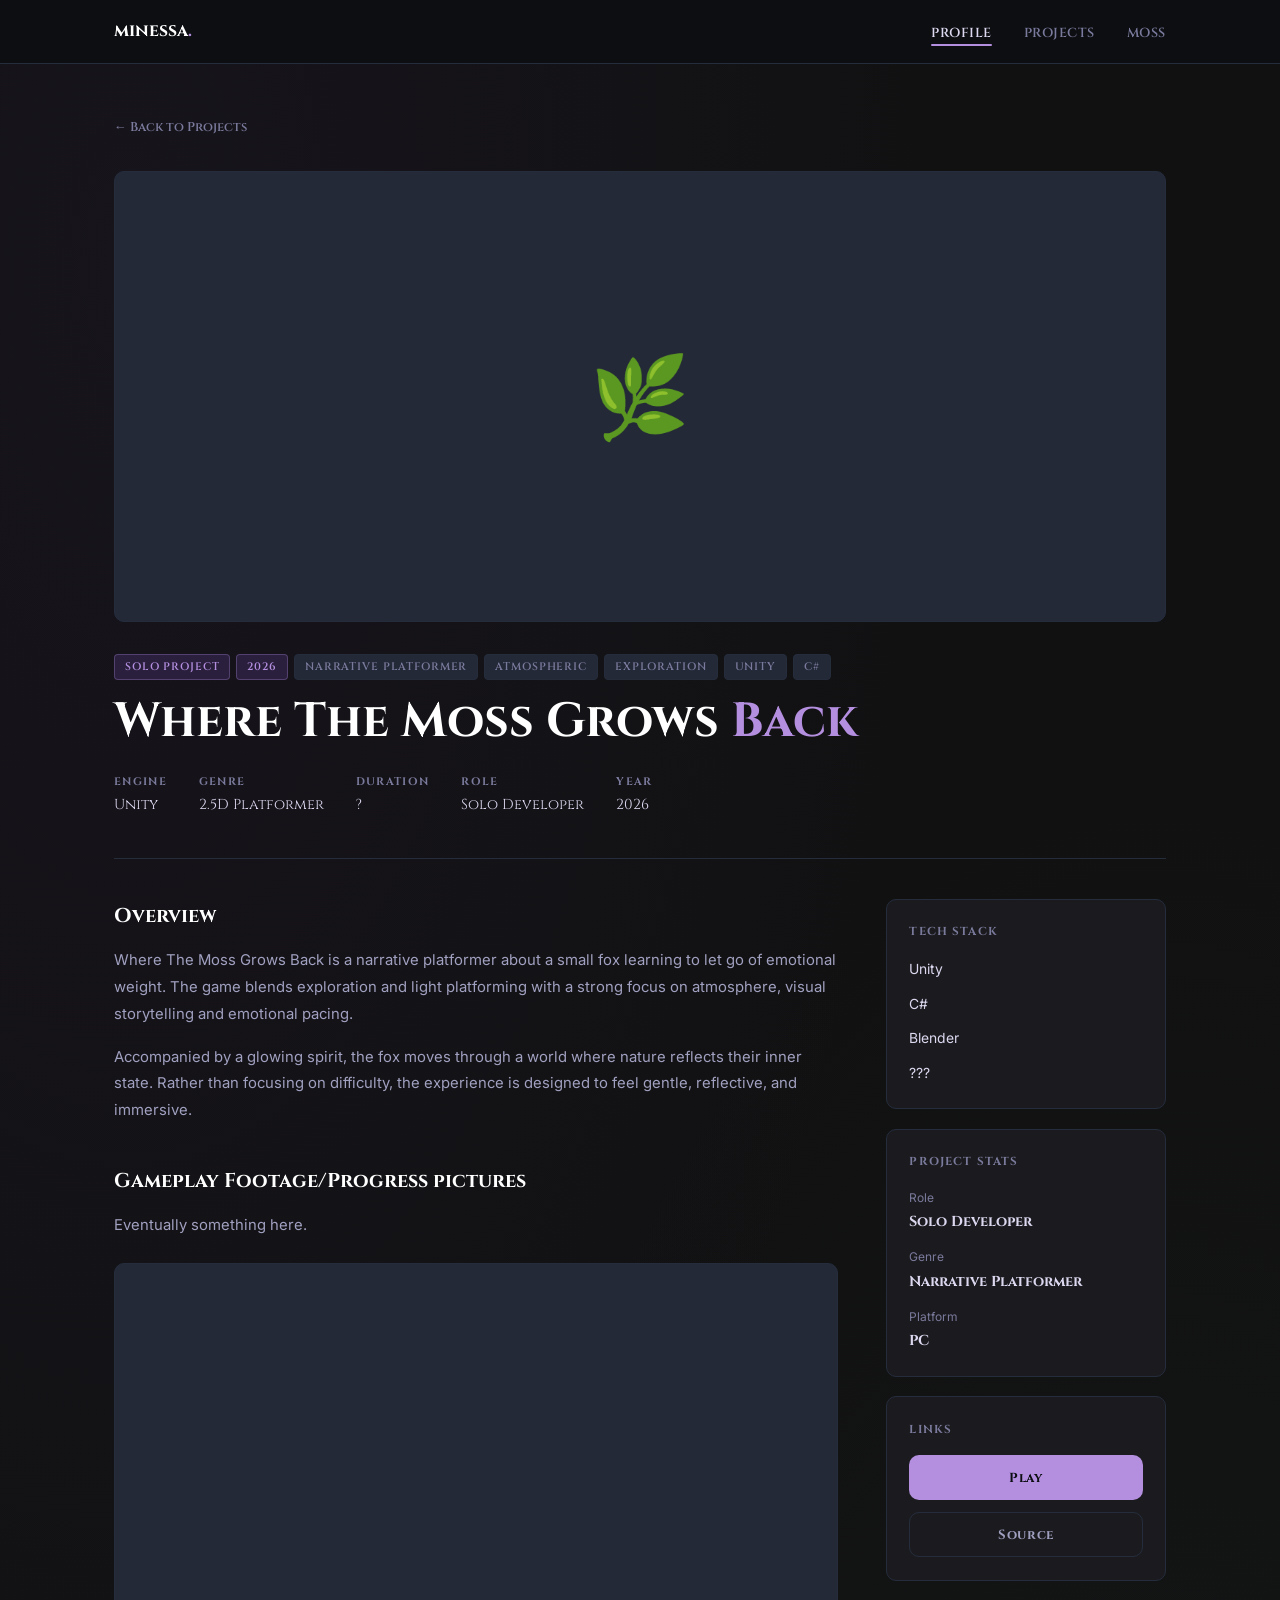
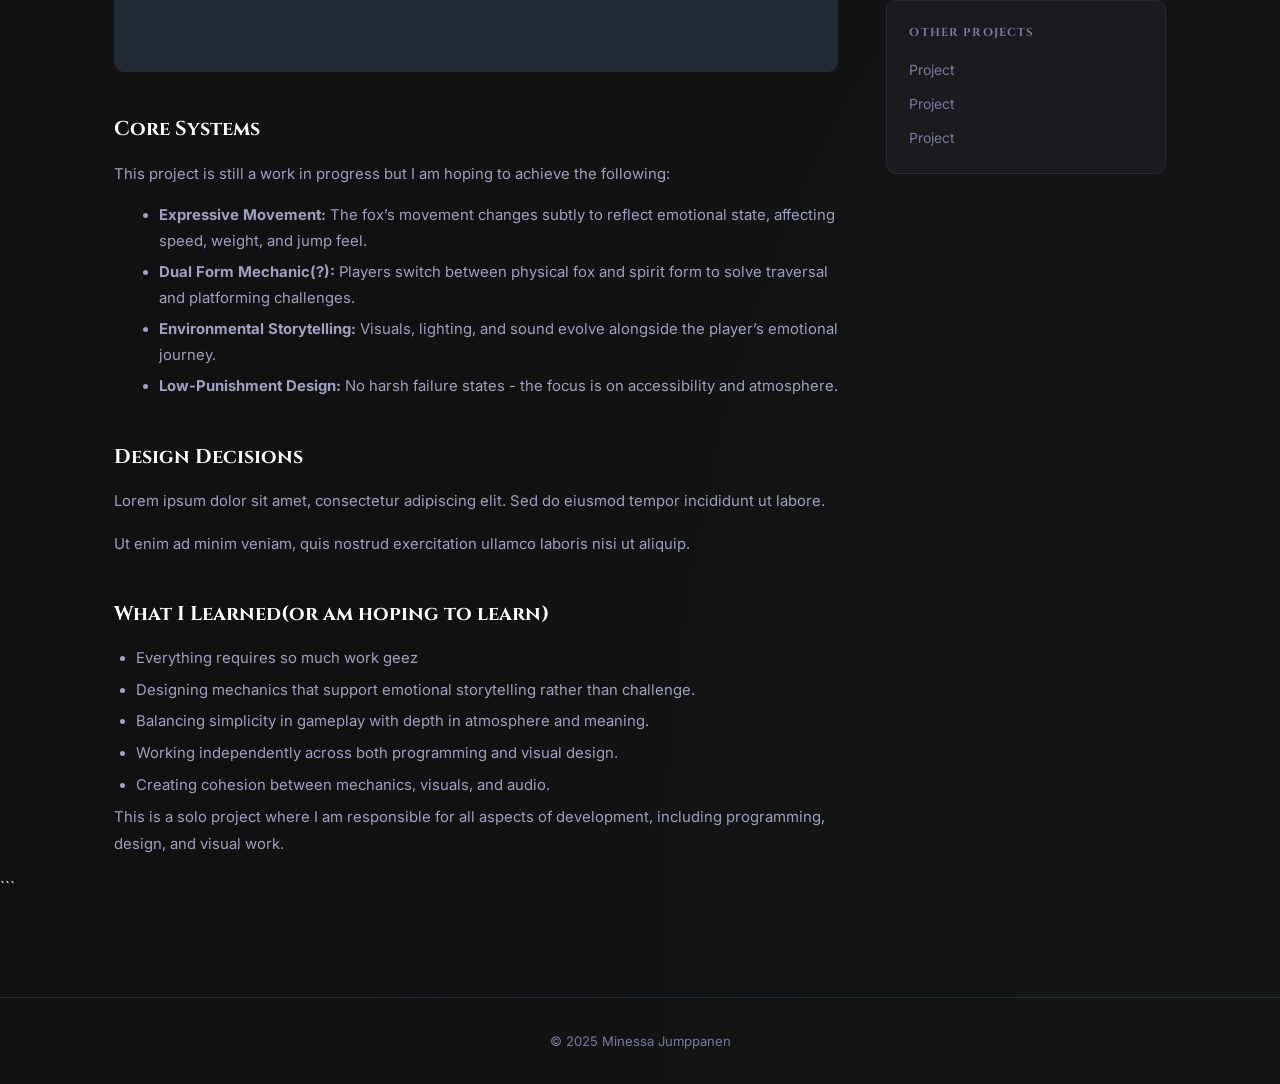
<file: project-detail.html>
<!DOCTYPE html>

<html lang="en">
<head>
    <meta charset="UTF-8" />
    <meta name="viewport" content="width=device-width, initial-scale=1.0" />
    <title>Where The Moss Grows Back – Minessa Jumppanen</title>
    <link rel="stylesheet" href="css/style.css" />
</head>
<body>

    <!-- navbar -->

    <nav class="nav">
        <div class="nav__inner">

            <!-- logo -->
            <a href="index.html" class="nav__logo">
                <span class="nav__logo-fallback">
                    minessa<span>.</span>
                </span>
            </a>

            <!-- links -->
            <ul class="nav__links">
                <li><a href="index.html" class="active">Profile</a></li>
                <li><a href="projects.html">Projects</a></li>
                <li><a href="project-detail.html">MOSS</a></li>
            </ul>

            <!-- burger (needed for JS) -->
            <button class="nav__burger" id="burger" aria-label="Toggle menu">
                <span></span><span></span><span></span>
            </button>

        </div>
    </nav>

    <!-- mobile nav (also needed for JS) -->
    <nav class="nav__mobile" id="mobileNav">
        <a href="index.html" class="active">Profile</a>
        <a href="projects.html">Projects</a>
        <a href="project-detail.html">MOSS</a>
    </nav>
    <main class="page">
        <div class="container">

            <a href="projects.html" class="back">← Back to Projects</a>

            <!-- banner -->
            <div class="banner">🌿</div>

            <!-- tags -->
            <div class="tags">
                <span class="tag tag-accent">Solo Project</span>
                <span class="tag tag-accent">2026</span>
                <span class="tag">Narrative Platformer</span>
                <span class="tag">Atmospheric</span>
                <span class="tag">Exploration</span>
                <span class="tag">Unity</span>
                <span class="tag">C#</span>
            </div>

            <!-- title -->
            <h1 style="font-family:var(--font-head);font-size:clamp(1.9rem,4vw,3rem);font-weight:700;color:#fff;margin:1rem 0 0.5rem;line-height:1.1;">
                Where The Moss Grows <span style="color:var(--accent);">Back</span>
            </h1>

            <!-- meta -->
            <div class="meta">
                <div class="meta__item"><div class="meta__key">Engine</div><div class="meta__val">Unity</div></div>
                <div class="meta__item"><div class="meta__key">Genre</div><div class="meta__val">2.5D Platformer</div></div>
                <div class="meta__item"><div class="meta__key">Duration</div><div class="meta__val">?</div></div>
                <div class="meta__item"><div class="meta__key">Role</div><div class="meta__val">Solo Developer</div></div>
                <div class="meta__item"><div class="meta__key">Year</div><div class="meta__val">2026</div></div>
            </div>

            <hr />

            <div class="body-grid">

                <!-- main content -->
                <article class="article">

                    <h2>Overview</h2>
                    <p>
                        Where The Moss Grows Back is a narrative platformer about a small fox learning to let go of emotional weight.
                        The game blends exploration and light platforming with a strong focus on atmosphere, visual storytelling and emotional pacing.
                    </p>

                    <p>
                        Accompanied by a glowing spirit, the fox moves through a world where nature reflects their inner state.
                        Rather than focusing on difficulty, the experience is designed to feel gentle, reflective, and immersive.
                    </p>

                    <h2>Gameplay Footage/Progress pictures</h2>
                    <p>Eventually something here.</p>

                    <div class="video-wrap">
                        <iframe src=""
                                title="Gameplay footage"
                                allowfullscreen>
                        </iframe>
                    </div>

                    <h2>Core Systems</h2>
                    <p>This project is still a work in progress but I am hoping to achieve the following:</p>
                    <ul>
                        <ul>
                            <li><strong>Expressive Movement:</strong> The fox’s movement changes subtly to reflect emotional state, affecting speed, weight, and jump feel.</li>
                            <li><strong>Dual Form Mechanic(?):</strong> Players switch between physical fox and spirit form to solve traversal and platforming challenges.</li>
                            <li><strong>Environmental Storytelling:</strong> Visuals, lighting, and sound evolve alongside the player’s emotional journey.</li>
                            <li><strong>Low-Punishment Design:</strong> No harsh failure states - the focus is on accessibility and atmosphere.</li>
                        </ul>
                    </ul>

                    <h2>Design Decisions</h2>
                    <p>Lorem ipsum dolor sit amet, consectetur adipiscing elit. Sed do eiusmod tempor incididunt ut labore.</p>
                    <p>Ut enim ad minim veniam, quis nostrud exercitation ullamco laboris nisi ut aliquip.</p>

                    <h2>What I Learned(or am hoping to learn)</h2>
                    <ul>
                        <li>Everything requires so much work geez</li>
                        <li>Designing mechanics that support emotional storytelling rather than challenge.</li>
                        <li>Balancing simplicity in gameplay with depth in atmosphere and meaning.</li>
                        <li>Working independently across both programming and visual design.</li>
                        <li>Creating cohesion between mechanics, visuals, and audio.</li>
                    </ul>

          <p>
              This is a solo project where I am responsible for all aspects of development, including programming, design, and visual work.
          </p>

      </article>

    <!-- sidebar -->
    <aside class="sidebar">

        <div class="sidebar-box">
    <h3>Tech Stack</h3>
    <div class="sidebar-row"><span>Unity</span></div>
    <div class="sidebar-row"><span>C#</span></div>
    <div class="sidebar-row"><span>Blender</span></div>
    <div class="sidebar-row"><span>???</span></div>
        </div>

        <div class="sidebar-box">
            <h3>Project Stats</h3>
            <div class="sidebar-stat"><div class="sidebar-stat__label">Role</div><div class="sidebar-stat__val">Solo Developer</div></div>
            <div class="sidebar-stat"><div class="sidebar-stat__label">Genre</div><div class="sidebar-stat__val">Narrative Platformer</div></div>
            <div class="sidebar-stat"><div class="sidebar-stat__label">Platform</div><div class="sidebar-stat__val">PC</div></div>
        </div>

      <div class="sidebar-box">
        <h3>Links</h3>
        <div class="btn-block">
          <a href="#" class="btn btn-primary">Play</a>
          <a href="#" class="btn btn-outline">Source</a>
        </div>
      </div>

      <div class="sidebar-box">
        <h3>Other Projects</h3>
        <a href="projects.html" class="sidebar-link">Project</a>
        <a href="projects.html" class="sidebar-link">Project</a>
        <a href="projects.html" class="sidebar-link">Project</a>
      </div>

    </aside>
  </div>

</div>
```

  </main>

  <!-- footer -->

  <footer>
    <div class="container">
      <p>© 2025 Minessa Jumppanen</p>
    </div>
  </footer>

  <!-- burger script -->

  <script>
    const burger = document.getElementById('burger');
    const mobileNav = document.getElementById('mobileNav');
    burger.addEventListener('click', () => {
      burger.classList.toggle('open');
      mobileNav.classList.toggle('open');
    });
  </script>

</body>
</html>
</file>
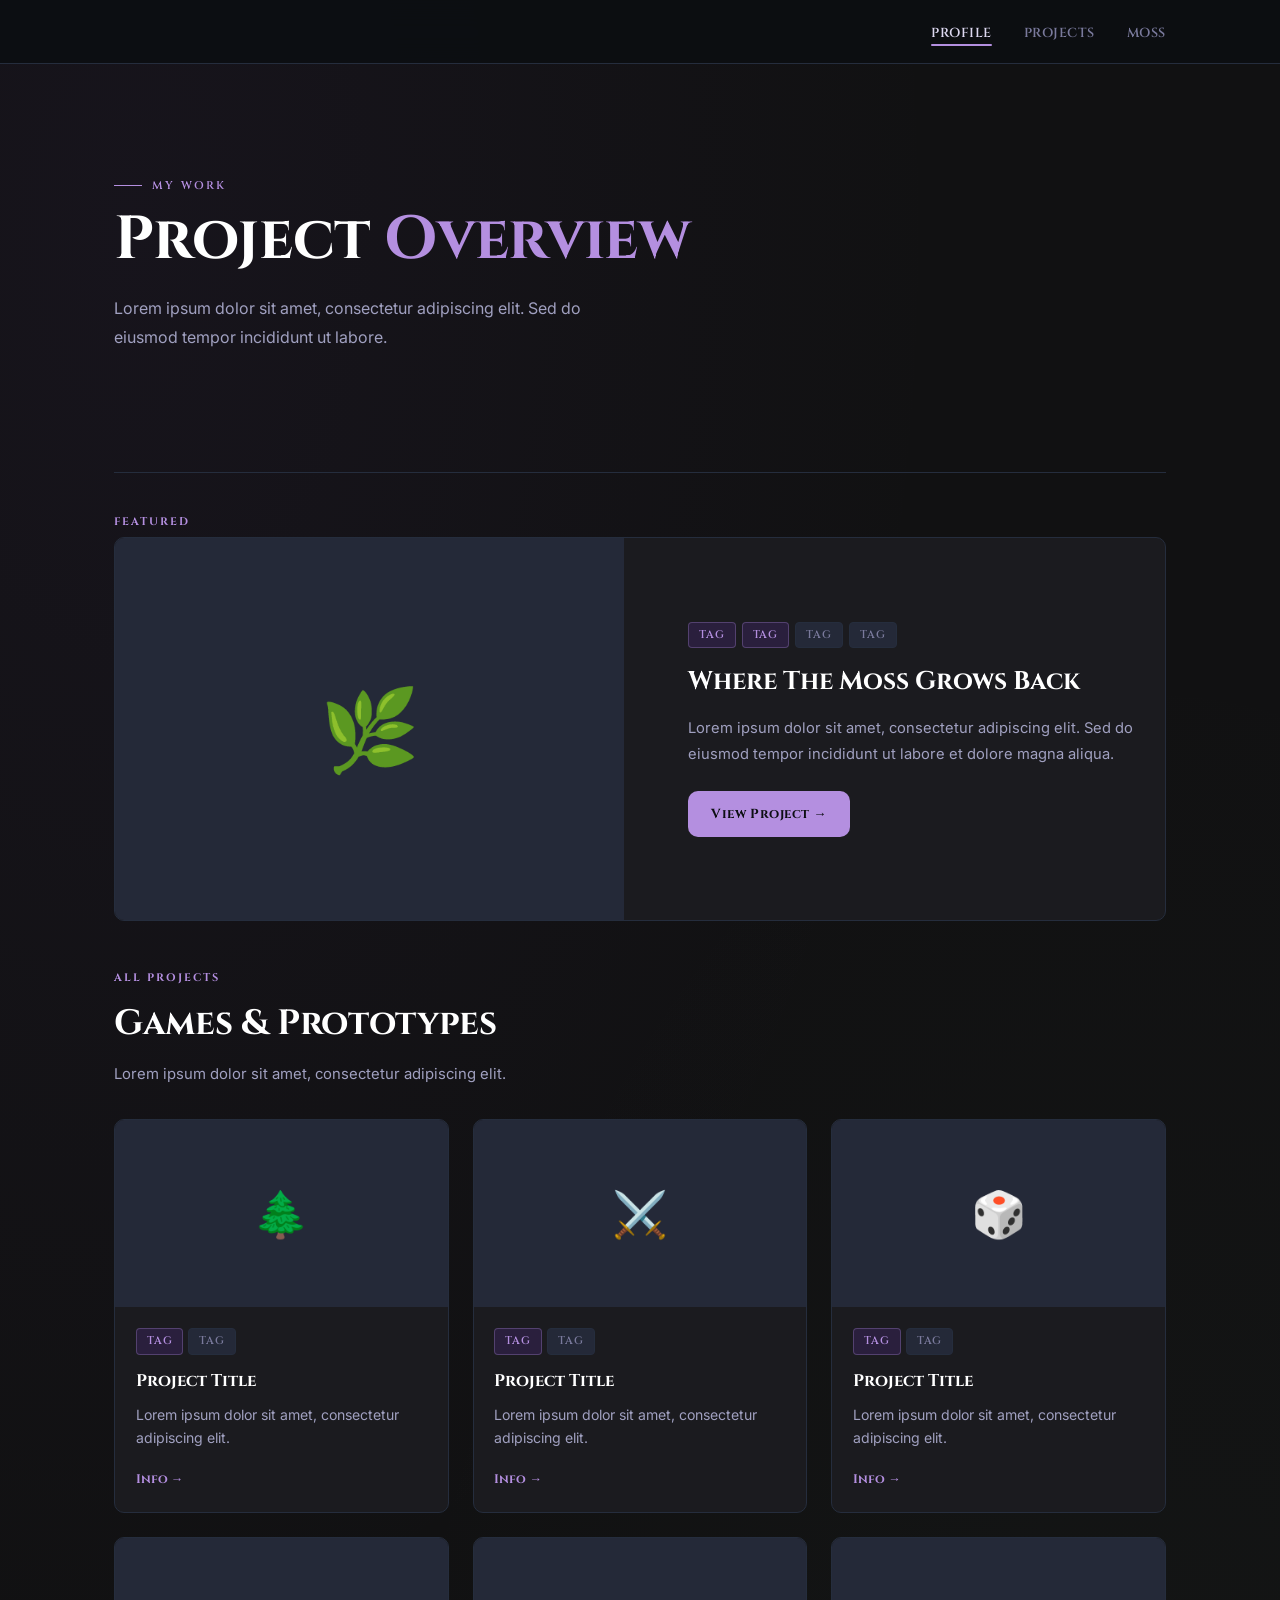
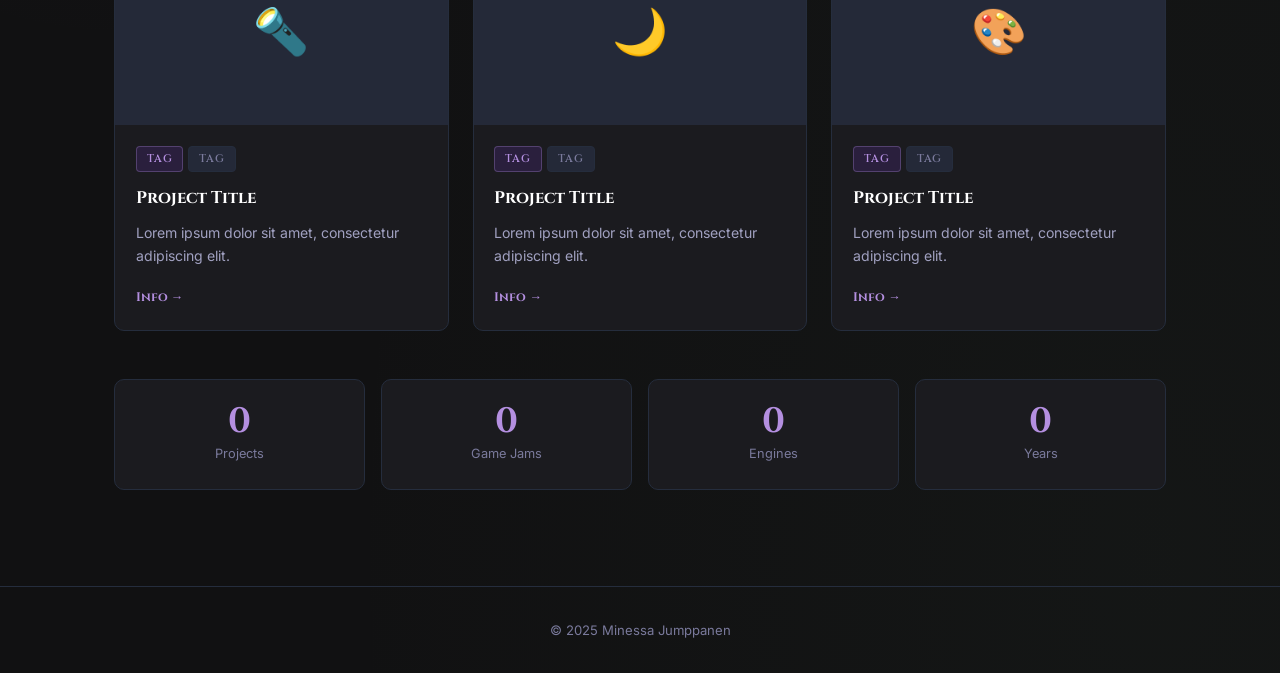
<file: projects.html>
<!DOCTYPE html>

<html lang="en">
<head>
  <meta charset="UTF-8" />
  <meta name="viewport" content="width=device-width, initial-scale=1.0" />
  <title>Projects</title>
  <link rel="icon" type="image/png" href="images/moon_favicon.png">

  <!-- main css -->

  <link rel="stylesheet" href="css/style.css" />
</head>
<body>

  <!-- navbar -->

  <nav class="nav">
    <div class="nav__inner">
  <!-- logo, if image dies we fallback to text -->
  <a href="index.html" class="nav__logo">
    <span class="nav__logo-fallback" style="display:none;">
      minessa<span>.</span>
    </span>
  </a>

  <!-- nav links -->
  <ul class="nav__links">
    <li><a href="index.html" class="active">Profile</a></li>
    <li><a href="projects.html">Projects</a></li>
    <li><a href="project-detail.html">MOSS</a></li>
  </ul>

  </nav>

  <main class="page">
    <div class="container">
    
    <!-- mobile nav (also needed for JS) -->
<nav class="nav__mobile" id="mobileNav">
  <a href="index.html" class="active">Profile</a>
  <a href="projects.html">Projects</a>
  <a href="project-detail.html">MOSS</a>
</nav>

  <!-- top section -->
  <section class="hero">
    <p class="hero__label">My Work</p>
    <h1 class="hero__title">Project <em>Overview</em></h1>
    <p class="hero__sub">
      Lorem ipsum dolor sit amet, consectetur adipiscing elit. Sed do eiusmod tempor incididunt ut labore.
    </p>
  </section>

  <hr />

  <!-- featured -->
  <section>
    <p class="s-label">Featured</p>

    <div class="featured">
      <div class="featured__thumb">🌿</div>

      <div class="featured__body">
        <div class="tags">
          <span class="tag tag-accent">Tag</span>
          <span class="tag tag-accent">Tag</span>
          <span class="tag">Tag</span>
          <span class="tag">Tag</span>
        </div>

        <h2 class="featured__title">Where The Moss Grows Back</h2>

        <p class="featured__desc">
          Lorem ipsum dolor sit amet, consectetur adipiscing elit. Sed do eiusmod tempor incididunt ut labore et dolore magna aliqua.
        </p>

        <a href="project-detail.html" class="btn btn-primary">View Project →</a>
      </div>
    </div>
  </section>

  <!-- grid -->
  <section>
    <p class="s-label">All Projects</p>
    <h2 class="s-title">Games &amp; Prototypes</h2>
    <p class="s-intro">Lorem ipsum dolor sit amet, consectetur adipiscing elit.</p>

    <div class="grid-3">

      <div class="card">
        <div class="card__thumb">🌲</div>
        <div class="card__body">
          <div class="card__tags">
            <span class="tag tag-accent">Tag</span>
            <span class="tag">Tag</span>
          </div>
          <h3 class="card__title">Project Title</h3>
          <p class="card__desc">Lorem ipsum dolor sit amet, consectetur adipiscing elit.</p>
          <span class="card__link">Info →</span>
        </div>
      </div>

      <div class="card">
        <div class="card__thumb">⚔️</div>
        <div class="card__body">
          <div class="card__tags">
            <span class="tag tag-accent">Tag</span>
            <span class="tag">Tag</span>
          </div>
          <h3 class="card__title">Project Title</h3>
          <p class="card__desc">Lorem ipsum dolor sit amet, consectetur adipiscing elit.</p>
          <span class="card__link">Info →</span>
        </div>
      </div>

      <div class="card">
        <div class="card__thumb">🎲</div>
        <div class="card__body">
          <div class="card__tags">
            <span class="tag tag-accent">Tag</span>
            <span class="tag">Tag</span>
          </div>
          <h3 class="card__title">Project Title</h3>
          <p class="card__desc">Lorem ipsum dolor sit amet, consectetur adipiscing elit.</p>
          <span class="card__link">Info →</span>
        </div>
      </div>

      <div class="card">
        <div class="card__thumb">🔦</div>
        <div class="card__body">
          <div class="card__tags">
            <span class="tag tag-accent">Tag</span>
            <span class="tag">Tag</span>
          </div>
          <h3 class="card__title">Project Title</h3>
          <p class="card__desc">Lorem ipsum dolor sit amet, consectetur adipiscing elit.</p>
          <span class="card__link">Info →</span>
        </div>
      </div>

      <div class="card">
        <div class="card__thumb">🌙</div>
        <div class="card__body">
          <div class="card__tags">
            <span class="tag tag-accent">Tag</span>
            <span class="tag">Tag</span>
          </div>
          <h3 class="card__title">Project Title</h3>
          <p class="card__desc">Lorem ipsum dolor sit amet, consectetur adipiscing elit.</p>
          <span class="card__link">Info →</span>
        </div>
      </div>

      <div class="card">
        <div class="card__thumb">🎨</div>
        <div class="card__body">
          <div class="card__tags">
            <span class="tag tag-accent">Tag</span>
            <span class="tag">Tag</span>
          </div>
          <h3 class="card__title">Project Title</h3>
          <p class="card__desc">Lorem ipsum dolor sit amet, consectetur adipiscing elit.</p>
          <span class="card__link">Info →</span>
        </div>
      </div>

    </div>
  </section>

  <!-- stats -->
  <div class="stats">
    <div class="stat"><div class="stat__num">0</div><div class="stat__label">Projects</div></div>
    <div class="stat"><div class="stat__num">0</div><div class="stat__label">Game Jams</div></div>
    <div class="stat"><div class="stat__num">0</div><div class="stat__label">Engines</div></div>
    <div class="stat"><div class="stat__num">0</div><div class="stat__label">Years</div></div>
  </div>

</div>

  </main>

  <!-- footer -->

  <footer>
    <div class="container">
      <p>© 2025 Minessa Jumppanen</p>
    </div>
  </footer>

  <!-- burger script -->

  <script>
    const burger = document.getElementById('burger');
    const mobileNav = document.getElementById('mobileNav');
    burger.addEventListener('click', () => {
      burger.classList.toggle('open');
      mobileNav.classList.toggle('open');
    });
  </script>

</body>
</html>
</file>
<file: css/style.css>
@import url('https://fonts.googleapis.com/css2?family=Cinzel:wght@400;600;700&family=Inter:wght@300;400;500&display=swap');

*, *::before, *::after { box-sizing: border-box; margin: 0; padding: 0; }
html { scroll-behavior: smooth; }

:root {
  --bg:         #111112;
  --bg-2:       #1b1b1f;
  --bg-3:       #242938;
  --border:     #252d3d;
  --accent:     #b48fe0;
  --accent-dim: #2a1f3d;
  --text:       #ddd8f0;
  --text-muted: #7a7a9c;
  --text-dim:   #a0a0c0;
  --font-head:  'Cinzel', serif;
  --font-body:  'Inter', sans-serif;
  --radius:     10px;
  --nav-h:      64px;
  --max-w:      1100px;
  --ease:       0.22s ease;
}

body {
  background: var(--bg);
  color: var(--text);
  font-family: var(--font-body);
  font-size: 16px;
  line-height: 1.7;
  min-height: 100vh;
  background-image:
    radial-gradient(ellipse at 10% 10%, rgba(100,60,160,0.07) 0%, transparent 50%),
    radial-gradient(ellipse at 90% 95%, rgba(80,120,90,0.05) 0%, transparent 50%);
}

img { display: block; max-width: 100%; }
a { color: inherit; text-decoration: none; }
ul { list-style: none; }
p { color: var(--text-dim); }

.container { max-width: var(--max-w); margin: 0 auto; padding: 0 1.5rem; }

/* ── NAVIGATION ── */
.nav {
  position: fixed; top: 0; left: 0; right: 0;
  height: var(--nav-h);
  background: rgba(12,14,18,0.88);
  backdrop-filter: blur(14px);
  border-bottom: 1px solid var(--border);
  z-index: 100;
  display: flex;
  align-items: center;
}
.nav__inner {
  display: flex; align-items: center; justify-content: space-between;
  width: 100%; max-width: var(--max-w); margin: 0 auto; padding: 0 1.5rem;
}
.nav__logo { display: flex; align-items: center; }
.nav__logo-img { height: 38px; width: auto; filter: brightness(1.1); transition: opacity var(--ease); }
.nav__logo:hover .nav__logo-img { opacity: 0.8; }
.nav__logo-fallback { font-family: var(--font-head); font-weight: 700; font-size: 1.1rem; color: #fff; }
.nav__logo-fallback span { color: var(--accent); }
.nav__links { display: flex; gap: 2rem; }
.nav__links a {
  font-family: var(--font-head); font-size: 0.82rem; font-weight: 600;
  color: var(--text-muted); letter-spacing: 0.04em; text-transform: uppercase;
  transition: color var(--ease); position: relative;
}
.nav__links a:hover,
.nav__links a.active { color: var(--text); }
.nav__links a.active::after {
  content: ''; position: absolute; bottom: -4px; left: 0; right: 0;
  height: 2px; background: var(--accent); border-radius: 2px;
}
.nav__burger {
  display: none; flex-direction: column; gap: 5px;
  background: none; border: none; cursor: pointer; padding: 4px;
}
.nav__burger span { display: block; width: 22px; height: 2px; background: var(--text); border-radius: 2px; transition: var(--ease); }
.nav__burger.open span:nth-child(1) { transform: translateY(7px) rotate(45deg); }
.nav__burger.open span:nth-child(2) { opacity: 0; }
.nav__burger.open span:nth-child(3) { transform: translateY(-7px) rotate(-45deg); }
.nav__mobile {
  display: none; position: fixed; top: var(--nav-h); left: 0; right: 0;
  background: var(--bg-2); border-bottom: 1px solid var(--border);
  padding: 1.5rem; flex-direction: column; gap: 1rem; z-index: 99;
}
.nav__mobile.open { display: flex; }
.nav__mobile a { font-family: var(--font-head); font-size: 1rem; font-weight: 700; color: var(--text-muted); transition: color var(--ease); }
.nav__mobile a:hover,
.nav__mobile a.active { color: var(--accent); }

/* ── PAGE WRAPPER ── */
.page { padding-top: calc(var(--nav-h) + 3rem); padding-bottom: 6rem; }

/* ── HERO ── */
.hero { padding: 4rem 0 3rem; }
.hero__inner { display: flex; align-items: center; gap: 3rem; }
.hero__logo { height: 180px; width: auto; flex-shrink: 0; }
.hero__label {
  font-family: var(--font-head); font-size: 0.7rem; font-weight: 600;
  letter-spacing: 0.2em; text-transform: uppercase; color: var(--accent); margin-bottom: 0.75rem;
  display: flex; align-items: center; gap: 10px;
}
.hero__label::before { content: ''; display: block; width: 28px; height: 1px; background: var(--accent); }
.hero__title {
  font-family: var(--font-head); font-size: clamp(2rem, 5vw, 3.8rem);
  font-weight: 700; line-height: 1.1; letter-spacing: -0.01em;
  color: #fff; margin-bottom: 1.25rem;
}
.hero__title em { font-style: normal; color: var(--accent); }
.hero__sub { font-size: 1rem; max-width: 520px; margin-bottom: 2rem; line-height: 1.8; }
.hero__cta { display: flex; gap: 1rem; flex-wrap: wrap; }

/* ── BUTTONS ── */
.btn {
  display: inline-flex; align-items: center; gap: 6px;
  padding: 0.65rem 1.4rem; border-radius: var(--radius);
  font-family: var(--font-head); font-size: 0.82rem; font-weight: 700;
  letter-spacing: 0.04em; cursor: pointer; transition: all var(--ease);
  border: 1.5px solid transparent;
}
.btn-primary { background: var(--accent); color: #0c0e12; }
.btn-primary:hover { opacity: 0.88; transform: translateY(-1px); box-shadow: 0 0 20px rgba(180,143,224,0.3); }
.btn-outline { background: transparent; border-color: var(--border); color: var(--text-dim); }
.btn-outline:hover { border-color: var(--accent); color: var(--accent); transform: translateY(-1px); }

/* ── DIVIDER ── */
hr { border: none; border-top: 1px solid var(--border); margin: 2.5rem 0; }

/* ── TAGS ── */
.tags { display: flex; gap: 6px; flex-wrap: wrap; }
.tag {
  font-family: var(--font-head); font-size: 0.68rem; font-weight: 600;
  letter-spacing: 0.08em; text-transform: uppercase;
  padding: 3px 10px; border-radius: 4px;
  background: var(--bg-3); color: var(--text-muted); border: 1px solid var(--border);
}
.tag-accent { background: var(--accent-dim); color: var(--accent); border-color: rgba(180,143,224,0.3); }

/* ── SECTION LABELS ── */
.s-label {
  font-family: var(--font-head); font-size: 0.68rem; font-weight: 700;
  letter-spacing: 0.18em; text-transform: uppercase; color: var(--accent); margin-bottom: 0.4rem;
}
.s-title {
  font-family: var(--font-head); font-size: clamp(1.5rem, 3vw, 2.2rem);
  font-weight: 700; color: #fff; margin-bottom: 0.5rem; letter-spacing: -0.01em;
}
.s-intro { color: var(--text-dim); max-width: 540px; margin-bottom: 2rem; font-size: 0.93rem; }

/* ── PROFILE PAGE ── */
.profile-grid { display: grid; grid-template-columns: 220px 1fr; gap: 3rem; align-items: start; }
.profile-photo {
  width: 100%; aspect-ratio: 1; border-radius: var(--radius);
  background: var(--bg-3); border: 1px solid var(--border);
  border-radius: 50%;
  display: flex; align-items: center; justify-content: center;
  font-size: 4.5rem; color: var(--text-muted);
  position: sticky; top: calc(var(--nav-h) + 1.5rem);
}
.profile-name { font-family: var(--font-head); font-size: clamp(1.8rem, 3.5vw, 2.6rem); font-weight: 700; color: #fff; margin-bottom: 0.2rem; }
.profile-role { font-family: var(--font-head); font-size: 0.8rem; letter-spacing: 0.1em; text-transform: uppercase; color: var(--accent); margin-bottom: 1rem; }
.profile-bio { margin-bottom: 1.5rem; font-size: 0.95rem; line-height: 1.8; }

/* ── SKILL BARS ── */
.skills-grid { display: grid; grid-template-columns: 1fr 1fr; gap: 0.9rem; margin-top: 1.25rem; }
.skill-item { background: var(--bg-2); border: 1px solid var(--border); border-radius: var(--radius); padding: 0.9rem 1.1rem; }
.skill-name { font-family: var(--font-head); font-size: 0.8rem; font-weight: 700; margin-bottom: 0.5rem; color: var(--text); }
.skill-track { height: 5px; background: var(--bg-3); border-radius: 4px; overflow: hidden; }
.skill-fill { height: 100%; background: linear-gradient(90deg, #4a2a6e, #d4a8f0, var(--accent)); border-radius: 4px; }

/* ── EDUCATION TIMELINE ── */
.timeline { margin-top: 1.25rem; }
.tl-item { display: grid; grid-template-columns: 130px 1fr; gap: 1.5rem; padding: 1.5rem 0; border-bottom: 1px solid var(--border); }
.tl-item:last-child { border-bottom: none; }
.tl-year { font-family: var(--font-head); font-size: 0.75rem; font-weight: 700; color: var(--accent); letter-spacing: 0.08em; text-transform: uppercase; padding-top: 3px; }
.tl-title { font-family: var(--font-head); font-size: 0.95rem; font-weight: 700; color: #fff; margin-bottom: 0.15rem; }
.tl-sub { font-size: 0.83rem; color: var(--text-muted); margin-bottom: 0.4rem; }
.tl-desc { font-size: 0.88rem; color: var(--text-dim); line-height: 1.7; }

/* ── CONTACT FORM ── */
.form-box { background: var(--bg-2); border: 1px solid var(--border); border-radius: var(--radius); padding: 2.5rem; margin-top: 3rem; }
.form-title { font-family: var(--font-head); font-size: 1.4rem; font-weight: 700; color: #fff; margin-bottom: 0.3rem; }
.form-sub { font-size: 0.88rem; color: var(--text-muted); margin-bottom: 2rem; }
.form-grid { display: grid; grid-template-columns: 1fr 1fr; gap: 1.1rem; }
.form-group { display: flex; flex-direction: column; gap: 5px; }
.form-full { grid-column: 1 / -1; }
.form-label { font-family: var(--font-head); font-size: 0.72rem; font-weight: 700; letter-spacing: 0.08em; text-transform: uppercase; color: var(--text-muted); }
.form-input,
.form-textarea,
.form-select {
  background: var(--bg-3); border: 1px solid var(--border); border-radius: 6px;
  color: var(--text); font-family: var(--font-body); font-size: 0.9rem;
  padding: 10px 13px; outline: none; transition: border-color var(--ease); width: 100%; appearance: none;
}
.form-input:focus,
.form-textarea:focus,
.form-select:focus { border-color: var(--accent); }
.form-textarea { resize: vertical; min-height: 110px; }
.form-actions { margin-top: 1.25rem; }

/* ── PROJECTS PAGE ── */
.grid-3 { display: grid; grid-template-columns: repeat(3, 1fr); gap: 1.5rem; }
.card { background: var(--bg-2); border: 1px solid var(--border); border-radius: var(--radius); overflow: hidden; transition: all var(--ease); }
.card:hover { border-color: rgba(180,143,224,0.35); box-shadow: 0 8px 32px rgba(0,0,0,0.4); transform: translateY(-3px); }
.card__thumb { width: 100%; aspect-ratio: 16/9; background: var(--bg-3); display: flex; align-items: center; justify-content: center; font-size: 2.8rem; color: var(--border); }
.card__body { padding: 1.3rem; }
.card__tags { display: flex; flex-wrap: wrap; gap: 5px; margin-bottom: 0.75rem; }
.card__title { font-family: var(--font-head); font-size: 1.05rem; font-weight: 700; color: #fff; margin-bottom: 0.5rem; }
.card__desc { font-size: 0.88rem; color: var(--text-dim); line-height: 1.65; margin-bottom: 0.9rem; }
.card__link { font-family: var(--font-head); font-size: 0.78rem; font-weight: 700; color: var(--accent); display: inline-flex; align-items: center; gap: 4px; transition: gap var(--ease); }
.card__link:hover { gap: 8px; }

.featured { display: grid; grid-template-columns: 1fr 1fr; gap: 2rem; align-items: center; background: var(--bg-2); border: 1px solid var(--border); border-radius: var(--radius); overflow: hidden; margin-bottom: 3rem; transition: all var(--ease); }
.featured:hover { border-color: rgba(180,143,224,0.35); }
.featured__thumb { width: 100%; aspect-ratio: 4/3; background: var(--bg-3); display: flex; align-items: center; justify-content: center; font-size: 5rem; color: var(--border); }
.featured__body { padding: 2rem; }
.featured__title { font-family: var(--font-head); font-size: 1.6rem; font-weight: 700; color: #fff; margin: 0.75rem 0; }
.featured__desc { font-size: 0.92rem; color: var(--text-dim); line-height: 1.75; margin-bottom: 1.5rem; }

.stats { display: grid; grid-template-columns: repeat(4, 1fr); gap: 1rem; margin-top: 3rem; }
.stat { background: var(--bg-2); border: 1px solid var(--border); border-radius: var(--radius); padding: 1.5rem; text-align: center; }
.stat__num { font-family: var(--font-head); font-size: 2.2rem; font-weight: 700; color: var(--accent); line-height: 1; }
.stat__label { font-size: 0.8rem; color: var(--text-muted); margin-top: 4px; }

/* ── PROJECT DETAIL PAGE ── */
.back { display: inline-flex; align-items: center; gap: 6px; font-family: var(--font-head); font-size: 0.8rem; font-weight: 600; color: var(--text-muted); margin-bottom: 2rem; transition: color var(--ease); }
.back:hover { color: var(--accent); }

.banner { width: 100%; aspect-ratio: 21/9; background: var(--bg-3); border: 1px solid var(--border); border-radius: var(--radius); display: flex; align-items: center; justify-content: center; font-size: 5rem; color: var(--border); margin-bottom: 2rem; }

.meta { display: flex; flex-wrap: wrap; gap: 2rem; margin: 1.5rem 0 2.5rem; }
.meta__item { display: flex; flex-direction: column; gap: 2px; }
.meta__key { font-family: var(--font-head); font-size: 0.68rem; font-weight: 700; letter-spacing: 0.12em; text-transform: uppercase; color: var(--text-muted); }
.meta__val { font-size: 0.9rem; color: var(--text); font-family: var(--font-head); }

.body-grid { display: grid; grid-template-columns: 1fr 280px; gap: 3rem; align-items: start; }

.article h2 { font-family: var(--font-head); font-size: 1.25rem; font-weight: 700; color: #fff; margin: 2.5rem 0 0.9rem; }
.article h2:first-child { margin-top: 0; }
.article p { font-size: 0.93rem; line-height: 1.8; margin-bottom: 1rem; }
.article ul { padding-left: 1.4rem; list-style: disc; }
.article ul li { font-size: 0.93rem; color: var(--text-dim); margin-bottom: 0.4rem; line-height: 1.7; }

.video-wrap { position: relative; padding-bottom: 56.25%; height: 0; overflow: hidden; border-radius: var(--radius); border: 1px solid var(--border); background: var(--bg-3); margin: 1.5rem 0; }
.video-wrap iframe { position: absolute; top: 0; left: 0; width: 100%; height: 100%; border: none; }

.map-wrap { border-radius: var(--radius); overflow: hidden; border: 1px solid var(--border); height: 300px; margin-top: 1rem; }
.map-wrap iframe { width: 100%; height: 100%; border: none; filter: grayscale(0.4) brightness(0.75) hue-rotate(200deg); }

.sidebar { position: sticky; top: calc(var(--nav-h) + 2rem); display: flex; flex-direction: column; gap: 1.2rem; }
.sidebar-box { background: var(--bg-2); border: 1px solid var(--border); border-radius: var(--radius); padding: 1.4rem; }
.sidebar-box h3 { font-family: var(--font-head); font-size: 0.72rem; font-weight: 700; letter-spacing: 0.1em; text-transform: uppercase; color: var(--text-muted); margin-bottom: 1rem; }
/* ── PROGRESS BARS (sidebar) ── */
.progress-item {
  margin-bottom: 0.8rem;
}

.progress-label {
  font-size: 0.8rem;
  color: var(--text-muted);
  margin-bottom: 4px;
  font-family: var(--font-head);
}

.progress-bar {
  height: 6px;
  background: var(--bg-3);
  border-radius: 999px;
  overflow: hidden;
}

.progress-fill {
  height: 100%;
  background: linear-gradient(90deg, #4a2a6e, #d4a8f0, var(--accent));
  border-radius: 999px;
  transition: width 0.4s ease;
}
.sidebar-row { display: flex; justify-content: space-between; align-items: center; font-size: 0.87rem; margin-bottom: 0.7rem; }
.sidebar-row:last-child { margin-bottom: 0; }
.sidebar-stat { display: flex; flex-direction: column; gap: 2px; margin-bottom: 0.8rem; }
.sidebar-stat:last-child { margin-bottom: 0; }
.sidebar-stat__label { font-size: 0.75rem; color: var(--text-muted); }
.sidebar-stat__val { font-family: var(--font-head); font-size: 0.9rem; font-weight: 700; color: var(--text); }
.sidebar-link { display: block; font-size: 0.87rem; color: var(--text-muted); margin-bottom: 0.65rem; transition: color var(--ease); }
.sidebar-link:hover { color: var(--accent); }
.sidebar-link:last-child { margin-bottom: 0; }
.btn-block { display: flex; flex-direction: column; gap: 0.75rem; }
.btn-block .btn { justify-content: center; }

/* ── FOOTER ── */
footer { border-top: 1px solid var(--border); padding: 2rem 0; text-align: center; }
footer p { font-size: 0.82rem; color: var(--text-muted); }
footer span { color: var(--accent); }

/* ── RESPONSIVE — tablet ── */
@media (max-width: 900px) {
  .profile-grid { grid-template-columns: 1fr; }
  .profile-photo { width: 140px; aspect-ratio: 1; position: static; font-size: 3rem; }
  .skills-grid { grid-template-columns: 1fr; }
  .grid-3 { grid-template-columns: 1fr 1fr; }
  .featured { grid-template-columns: 1fr; }
  .stats { grid-template-columns: 1fr 1fr; }
  .body-grid { grid-template-columns: 1fr; }
  .sidebar { position: static; }
  .banner { aspect-ratio: 16/9; }
}

/* ── RESPONSIVE — mobile ── */
@media (max-width: 600px) {
  .nav__links { display: none; }
  .nav__burger { display: flex; }
  .hero__inner { flex-direction: column; align-items: flex-start; gap: 1.5rem; }
  .hero__logo { height: 110px; }
  .hero__cta { flex-direction: column; }
  .form-grid { grid-template-columns: 1fr; }
  .form-full { grid-column: 1; }
  .tl-item { grid-template-columns: 1fr; gap: 0.2rem; }
  .grid-3 { grid-template-columns: 1fr; }
  .stats { grid-template-columns: 1fr 1fr; }
  .meta { gap: 1rem; }
  .banner { aspect-ratio: 4/3; font-size: 3rem; }
}
</file>
